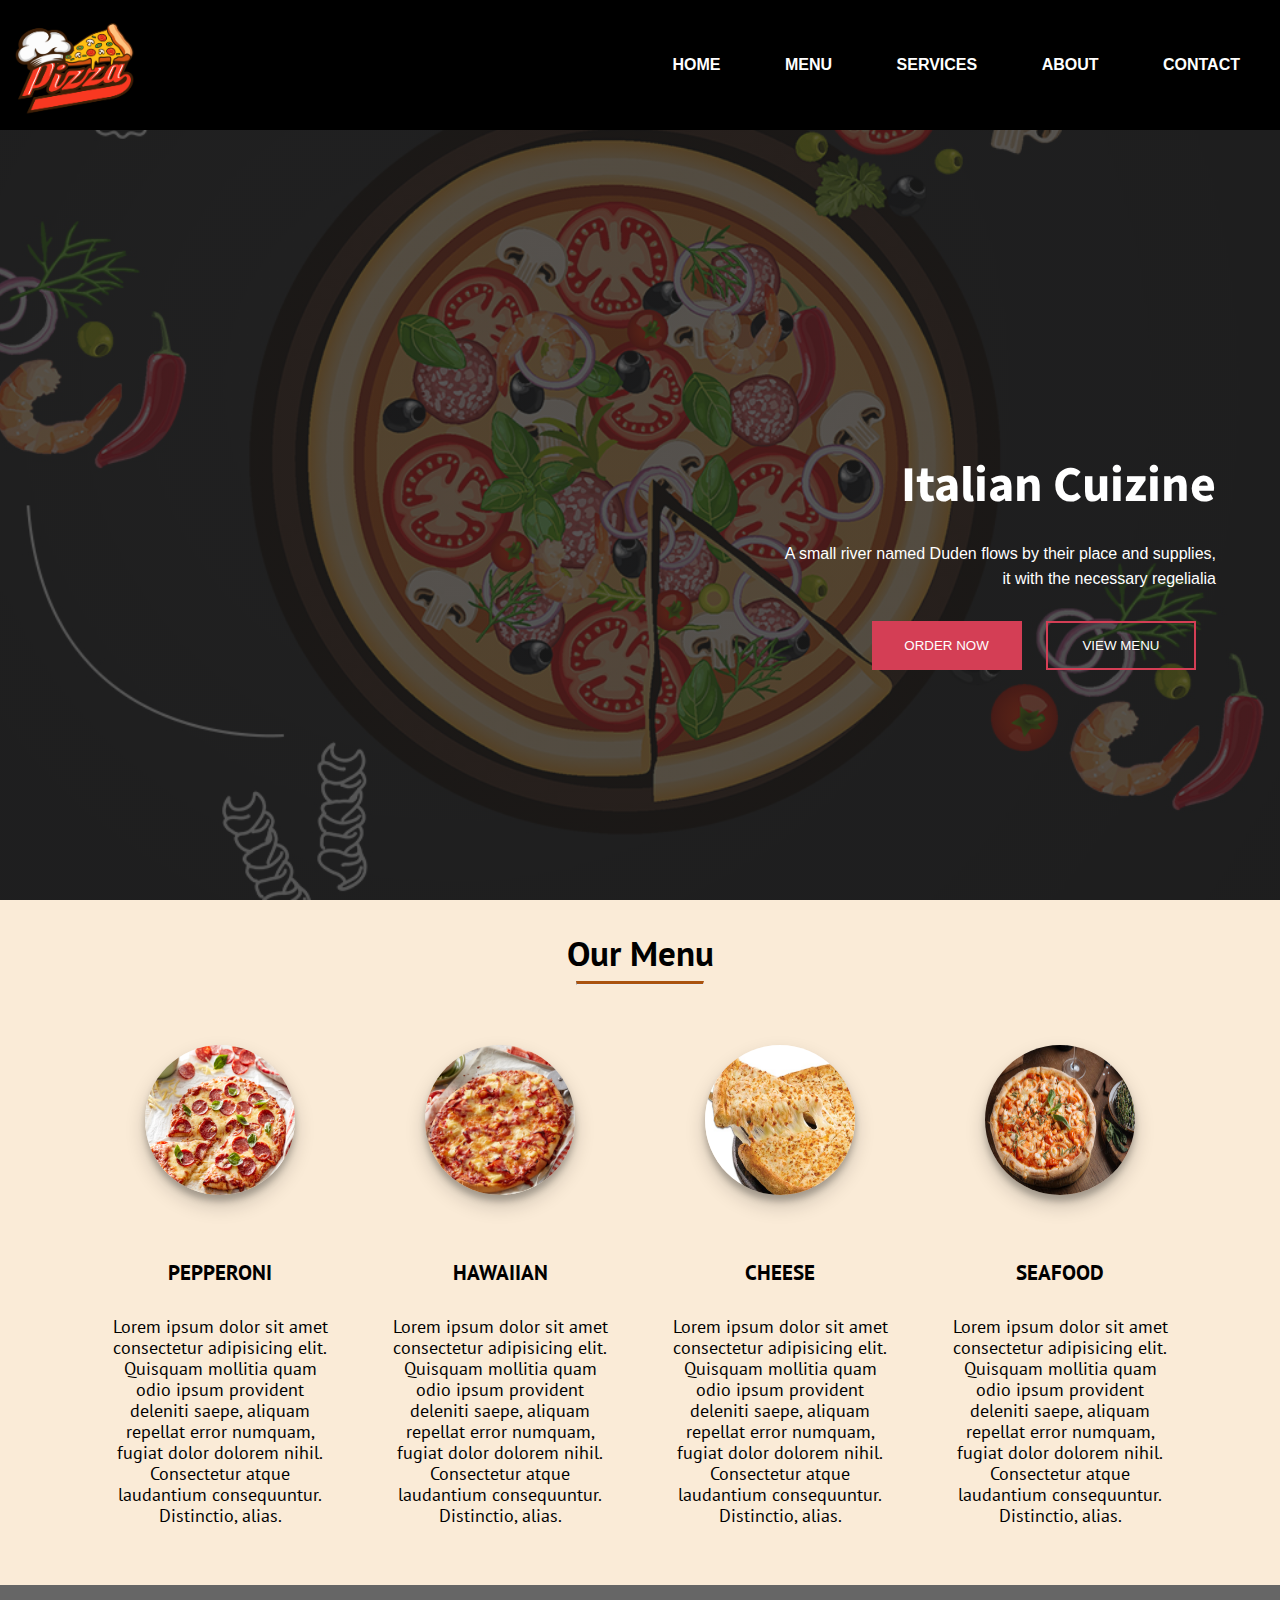
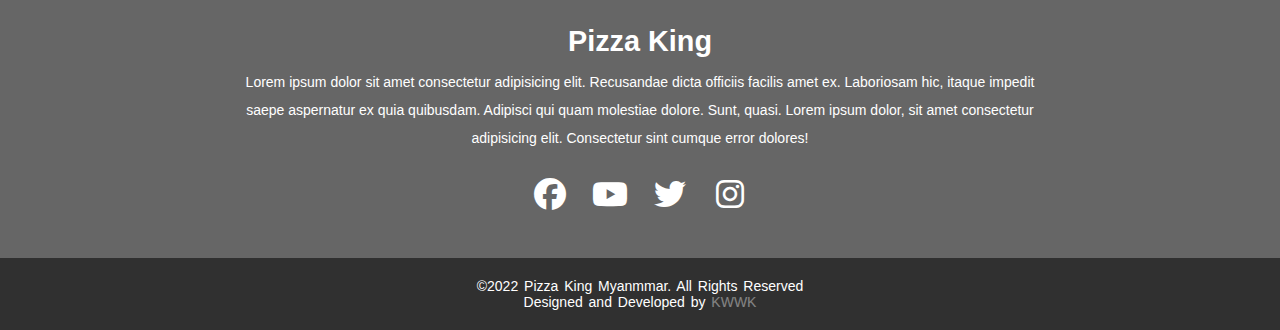
<file: index.html>
<!DOCTYPE html>
<html lang="en">
<head>
    <meta charset="UTF-8">
    <meta http-equiv="X-UA-Compatible" content="IE=edge">
    <meta name="viewport" content="width=device-width, initial-scale=1.0">
    <title>Pizza King</title>
    <link rel="shortcut icon" href="images/Pizza-logo.png">
    <link rel="stylesheet" href="style.css">
    <link href="https://fonts.googleapis.com/css2?family=Source+Sans+Pro:ital,wght@1,700&display=swap" rel="stylesheet">
    <link rel="preconnect" href="https://fonts.googleapis.com">
    <link rel="preconnect" href="https://fonts.gstatic.com" crossorigin>
    <link href="https://fonts.googleapis.com/css2?family=PT+Sans&display=swap" rel="stylesheet">
    <link rel="stylesheet" href="https://cdnjs.cloudflare.com/ajax/libs/font-awesome/6.1.1/css/all.min.css">

</head>
<body>

    <!--Header Section-->
    <div class="header">
        <div class="navbar">
            <img src="images/Pizza-logo.png" alt="" width="130px" height="130px">
            <ul>
                <li><a href="index.html">Home</a></li>  
                <li><a href="#">Menu</a></li>
                <li><a href="#">Services</a></li>
                <li><a href="about.html" target="_blank">About</a></li>
                <li><a href="#">Contact</a></li>
            </ul>
        </div>
        <div class="content">
            <h1>Italian Cuizine</h1>
            <p>A small river named Duden flows by their place and supplies, <br>it with the necessary regelialia</p>
            <button class="btn-order">ORDER NOW</button>
            <button>VIEW MENU</button>
        </div>
    </div>

    <!--Content Section-->
    <div class="main-content">
        <h1>Our Menu</h1> <hr>  

    <div class="content-section">
        <div class="col">
            <img src="images/pepperoni-pizza.jpg" alt="pepperoni-pizza" class="pic">
            <h3>Pepperoni</h3>
            <p>Lorem ipsum dolor sit amet consectetur adipisicing elit. Quisquam mollitia quam odio ipsum provident deleniti saepe, aliquam repellat error numquam, fugiat dolor dolorem nihil. Consectetur atque laudantium consequuntur. Distinctio, alias.</p>
        </div>
        <div class="col">
            <img src="images/hawaiian.jpg" alt="hawaiian-pizza" class="pic">
            <h3>Hawaiian</h3>
            <p>Lorem ipsum dolor sit amet consectetur adipisicing elit. Quisquam mollitia quam odio ipsum provident deleniti saepe, aliquam repellat error numquam, fugiat dolor dolorem nihil. Consectetur atque laudantium consequuntur. Distinctio, alias.</p>
        </div>
        <div class="col">
            <img src="images/cheese.jpg" alt="cheese-pizza" class="pic">
            <h3>Cheese</h3>
            <p>Lorem ipsum dolor sit amet consectetur adipisicing elit. Quisquam mollitia quam odio ipsum provident deleniti saepe, aliquam repellat error numquam, fugiat dolor dolorem nihil. Consectetur atque laudantium consequuntur. Distinctio, alias.</p>
        </div>
        <div class="col">
            <img src="images/seafood.jpg" alt="seafood-pizza" class="pic">
            <h3>Seafood</h3>
            <p>Lorem ipsum dolor sit amet consectetur adipisicing elit. Quisquam mollitia quam odio ipsum provident deleniti saepe, aliquam repellat error numquam, fugiat dolor dolorem nihil. Consectetur atque laudantium consequuntur. Distinctio, alias.</p>
        </div>
    </div>
    </div>

    <!--Footer Section-->
    <div class="footer">
        <div class="footer-content">
            <h3>Pizza King</h3>
            <p>Lorem ipsum dolor sit amet consectetur adipisicing elit. Recusandae dicta officiis facilis amet ex. Laboriosam hic, itaque impedit saepe aspernatur ex quia quibusdam. Adipisci qui quam molestiae dolore. Sunt, quasi. Lorem ipsum dolor, sit amet consectetur adipisicing elit. Consectetur sint cumque error dolores!</p>
            <ul class="social-links">
                <li><a href="#"><i class="fa-brands fa-facebook fa-2x fa-fw"></i></a></li>
                <li><a href="#"><i class="fa-brands fa-youtube fa-2x fa-fw"></i></a></li>
                <li><a href="#"><i class="fa-brands fa-twitter fa-2x fa-fw"></i></a></li>
                <li><a href="#"><i class="fa-brands fa-instagram fa-2x fa-fw"></i></a></li>
            </ul>
        </div>
        <div class="footer-bottom">
            <p>&copy;2022 Pizza King Myanmmar. All Rights Reserved <br> Designed and Developed by <span>KWWK</span> </p>
        </div>
    </div>
    
</body>
</html>
</file>
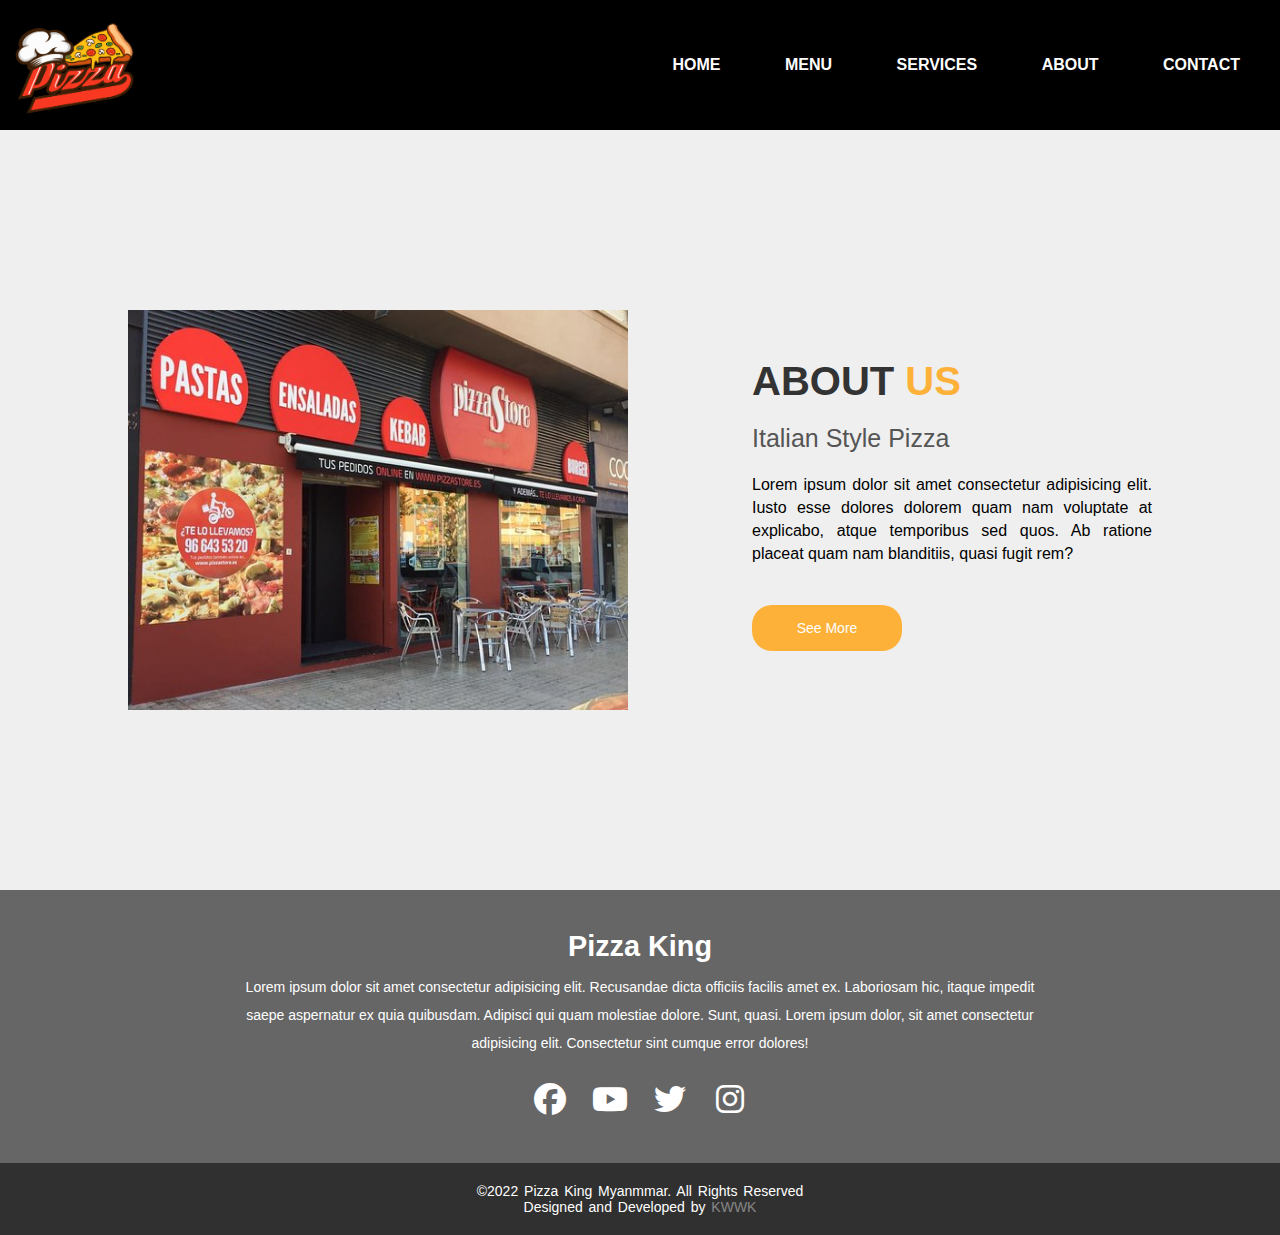
<file: about.html>
<!DOCTYPE html>
<html lang="en">
<head>
    <meta charset="UTF-8">
    <meta http-equiv="X-UA-Compatible" content="IE=edge">
    <meta name="viewport" content="width=device-width, initial-scale=1.0">
    <title>About Us</title>
    <link rel="shortcut icon" href="images/Pizza-logo.png">
    <link rel="stylesheet" href="style.css">
    <link href="https://fonts.googleapis.com/css2?family=Source+Sans+Pro:ital,wght@1,700&display=swap" rel="stylesheet">
    <link rel="preconnect" href="https://fonts.googleapis.com">
    <link rel="preconnect" href="https://fonts.gstatic.com" crossorigin>
    <link href="https://fonts.googleapis.com/css2?family=PT+Sans&display=swap" rel="stylesheet">
    <link rel="stylesheet" href="https://cdnjs.cloudflare.com/ajax/libs/font-awesome/6.1.1/css/all.min.css">
</head>
<body>

    <!--Header Section-->
    <div>
        <div class="navbar">
            <img src="images/Pizza-logo.png" alt="" width="130px" height="130px">
            <ul>
                <li><a href="index.html">Home</a></li>  
                <li><a href="#">Menu</a></li>
                <li><a href="#">Services</a></li>
                <li><a href="about.html" target="_blank">About</a></li>
                <li><a href="#">Contact</a></li>
            </ul>
        </div>        
    </div>

    <!--About Us Section-->
    <div class="about">
        <div class="about-content">
            <img src="images/about.jpg" alt="">
            <div class="about-text">
                <h1>About <span>Us</span></h1>
                <h4>Italian Style Pizza</h4>
                <p>Lorem ipsum dolor sit amet consectetur adipisicing elit. Iusto esse dolores dolorem quam nam voluptate at explicabo, atque temporibus sed quos. Ab ratione placeat quam nam blanditiis, quasi fugit rem?</p>
                <button type="button">See More</button>

            </div>
        </div>

    </div>

    <!--Footer Section-->
    <div class="footer">
        <div class="footer-content">
            <h3>Pizza King</h3>
            <p>Lorem ipsum dolor sit amet consectetur adipisicing elit. Recusandae dicta officiis facilis amet ex. Laboriosam hic, itaque impedit saepe aspernatur ex quia quibusdam. Adipisci qui quam molestiae dolore. Sunt, quasi. Lorem ipsum dolor, sit amet consectetur adipisicing elit. Consectetur sint cumque error dolores!</p>
            <ul class="social-links">
                <li><a href="#"><i class="fa-brands fa-facebook fa-2x fa-fw"></i></a></li>
                <li><a href="#"><i class="fa-brands fa-youtube fa-2x fa-fw"></i></a></li>
                <li><a href="#"><i class="fa-brands fa-twitter fa-2x fa-fw"></i></a></li>
                <li><a href="#"><i class="fa-brands fa-instagram fa-2x fa-fw"></i></a></li>
            </ul>
        </div>
        <div class="footer-bottom">
            <p>&copy;2022 Pizza King Myanmmar. All Rights Reserved <br> Designed and Developed by <span>KWWK</span> </p>
        </div>
    </div>
    
</body>
</html>
</file>
<file: style.css>
*{
    margin: 0;
    padding: 0;
    box-sizing: border-box;
    font-family: sans-serif;
}

/*Header Style*/

.header{
    width: 100%;
    height: 100vh;
    background-image: linear-gradient(rgba(30,30,30,0.75), rgba(30,30,30,0.75)), url(images/pizza.jpg.jpg);
    background-size: cover;
    background-position: center;
}
.navbar{
    background-color: black;
    width: 100%;
    padding: 0 10px;
    display: flex;
    justify-content: space-between;
    align-items: center;
}
.navbar ul li{
    list-style: none;
    display: inline-block;
    margin: 0 30px;
}
.navbar ul li a{
    text-decoration: none;
    color: #fff;
    text-transform: uppercase;
    font-weight: bold;
}
.navbar ul li a:hover{
    text-decoration: none;
    color: #fff;
    text-transform: uppercase;
    font-weight: bold;
    border: 2px solid #fff;
    background-color: crimson;
    border-radius: 23px;
    padding: 13px 43px;
    box-shadow: 5px 6px 14px 0px rgba(255,255,255,0.75);
-webkit-box-shadow: 5px 6px 14px 0px rgba(255,255,255,0.75);
-moz-box-shadow: 5px 6px 14px 0px rgba(255,255,255,0.75);
}
.content{
    color: #fff;
    position: absolute;
    top: 50%;
    right: 5%;
    text-align: right;    
}
.content h1{
    font-size: 50px;
    font-family: 'Source Sans Pro', sans-serif;
}
.content p{
    margin: 20px auto;
    font-size: 16px;
    font-weight: 100;
    line-height: 25px;
}
button{
    width: 150px;
    padding: 15px 0;
    border: 2px solid #d43e55;
    background: transparent;
    color: #fff;
    margin: 10px 20px 10px 0;
}
button:hover{
    background-color: #d43e55 ;
    box-shadow: 5px 6px 14px 0px rgba(255,255,255,0.75);
-webkit-box-shadow: 5px 6px 14px 0px rgba(255,255,255,0.75);
-moz-box-shadow: 5px 6px 14px 0px rgba(255,255,255,0.75);
}
.btn-order{
    background-color: #d43e55;    
}
.btn-order:hover{
    background: transparent;
}

/*Content Style*/

.main-content{
    width: 100%;
    background-color: antiquewhite;
}
.main-content h1{
    text-align: center;
    padding: 30px 0 0;
    font-family: 'PT Sans', sans-serif;
    font-size: 2.2em;
}
.main-content hr{
    width: 10%;
    margin: 5px auto 0;
    border-top: 3px solid #aa530e;
}
.content-section{
    width: 100%;
    height: 600px;
    display: flex;
    padding: 50px 80px;
    justify-content: center;
    align-items: center;
    background-color: antiquewhite;
}
.content-section .col{
    text-align: center;
    margin: 0 30px;
}
.pic{
    width: 150px;
    height: 150px;
    border-radius: 100px;
    margin-bottom: 30px;
    box-shadow: rgba(0, 0, 0, 0.19) 0px 10px 20px, rgba(0, 0, 0, 0.23) 0px 6px 6px;
}
.content-section .col h3{
    margin: 30px 0;
    text-transform: uppercase;
    font-weight: bold;
    font-family: 'PT Sans', sans-serif;
    font-size: 1.3em;
}
.content-section .col p{
    font-family: 'PT Sans', sans-serif;
    font-size: 18px;
    line-height: 21px;
}

/*Footer Style*/

.footer{
    width: 100%;
    background: #666;
    color: #fff;
    padding: 40px 0 0;
}
.footer-content{
    display: flex;
    justify-content: center;
    align-items: center;
    flex-direction: column;
    text-align: center;
}
.footer-content h3{
    font-size: 1.8rem;
    font-weight: 600;
    text-transform: capitalize;
    line-height: 3erm;
}
.footer-content p{
    font-size: 14px;
    line-height: 28px;
    max-width: 800px;
    margin: 10px auto;
}
.social-links{
    list-style: none;
    display: flex;
    justify-content: center;
    align-items: center;
    margin: 1rem 0 3rem 0;    
}
.social-links li{
    margin: 0 10px;
}
.social-links li a{
    text-decoration: none;
    color: #fff;
}
.social-links li a:hover{
    color: aquamarine;
}
.footer-bottom{
    width: 100%;
    background-color: rgb(48, 48, 48);
    text-align: center;
    padding: 20px 0;
}
.footer-bottom p{
    font-size: 14px;
    word-spacing: 2px;
    line-height: 1.5erm;    
}
.footer-bottom span{
    text-transform: uppercase;
    opacity: .4;
    font-weight: 200;
}

/*About Us Style*/
.about{
    width: 100%;
    padding: 80px 0;
    background-color: #efefef;
}
.about-content{
    width: 80%;
    height: 600px;
    margin: 0 auto;
    display: flex;
    justify-content: space-between;
    align-items: center;
}
.about-content img{
    width: 500px;
    height: 400px;
}
.about-text{
    width: 400px;
}
.about-text h1{
    font-size: 40px;
    text-transform: uppercase;
    margin-bottom: 20px;
    font-weight: 900;
    color: #333;
}
.about-text h1 span{
    color: #FEB139;
}
.about-text h4{
    font-size: 25px;
    text-transform: capitalize;
    margin-bottom: 20px;
    font-weight: 400;
    color: #555;
}
.about-text p{
    line-height: 23px;
    text-align: justify;
    font-size: 16px;
    color: #000;
    margin-bottom: 30px;
}
.about-text button{
    background-color: #FEB139;
    color: #fff;
    font-size: 14px;
    padding: 15px;
    border: none;
    border-radius: 20px;
}
.about-text button:hover{
    background-color: #333;
    color: #FEB139;
    text-transform: uppercase;
    font-weight: 300;
    letter-spacing: 1px;
}
</file>
